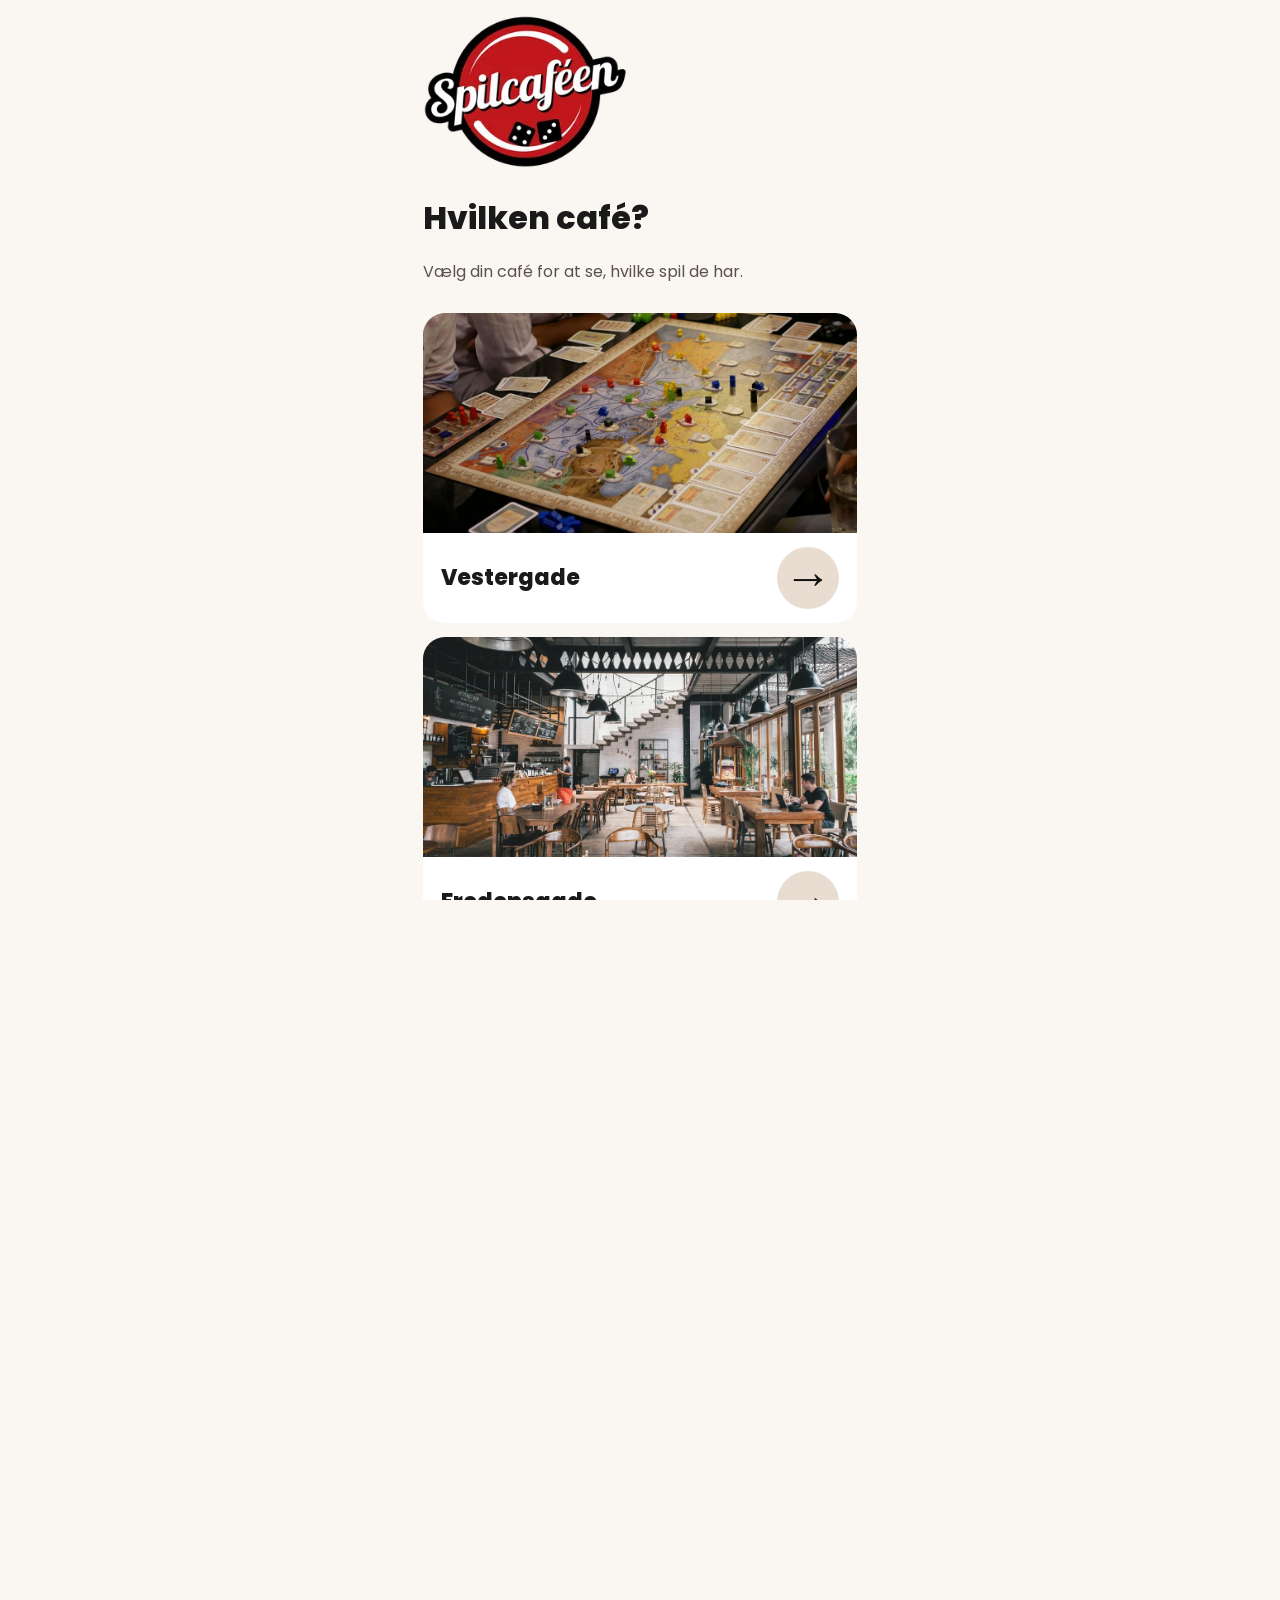
<file: index.html>
<!doctype html>
<html lang="da">
  <head>
    <meta charset="UTF-8" />
    <meta name="viewport" content="width=device-width, initial-scale=1.0" />
    <title>Spilcafeén</title>
    <link rel="shortcut icon" href="img/favicon.ico" type="image/x-icon" />
    <link rel="stylesheet" href="css/app.css" />
  </head>

  <body>
    <main class="location-page">
      <img
        src="img/logo-250.webp"
        alt="Spilcaféen"
        class="location-page__logo"
        width="250"
        height="189"
      />
      <h1 class="location-page__title">Hvilken café?</h1>
      <p class="location-page__subtitle">
        Vælg din café for at se, hvilke spil de har.
      </p>

      <nav class="location-list" aria-label="Vælg café">
        <a
          href="sites/spilgalleri.html?location=Vestergade"
          class="location-choice"
        >
          <img
            class="location-choice__image location-choice__image--vestergade"
            src="img/cafevestergade.webp"
            alt="Spilcaféen på Vestergade"
          />
          <div class="location-choice__content">
            <span class="location-choice__name">Vestergade</span>
            <span class="location-choice__arrow" aria-hidden="true">→</span>
          </div>
        </a>

        <a
          href="sites/spilgalleri.html?location=Fredensgade"
          class="location-choice"
        >
          <img
            class="location-choice__image location-choice__image--fredensgade"
            src="img/cafefredensgade.webp"
            alt="Spilcaféen på Fredensgade"
            loading="lazy"
          />
          <div class="location-choice__content">
            <span class="location-choice__name">Fredensgade</span>
            <span class="location-choice__arrow" aria-hidden="true">→</span>
          </div>
        </a>

        <a
          href="sites/spilgalleri.html?location=Aalborg"
          class="location-choice"
        >
          <img
            class="location-choice__image location-choice__image--aalborg"
            src="img/cafeaalborg.webp"
            alt="Spilcaféen i Aalborg"
            loading="lazy"
          />
          <div class="location-choice__content">
            <span class="location-choice__name">Aalborg</span>
            <span class="location-choice__arrow" aria-hidden="true">→</span>
          </div>
        </a>

        <a
          href="sites/spilgalleri.html?location=Kolding"
          class="location-choice"
        >
          <img
            class="location-choice__image location-choice__image--kolding"
            src="img/cafekolding.webp"
            alt="Spilcaféen i Kolding"
            loading="lazy"
          />
          <div class="location-choice__content">
            <span class="location-choice__name">Kolding</span>
            <span class="location-choice__arrow" aria-hidden="true">→</span>
          </div>
        </a>
      </nav>
    </main>

    <footer>
    </footer>

    <script src="js/app.js"></script>
  </body>
</html>
</file>
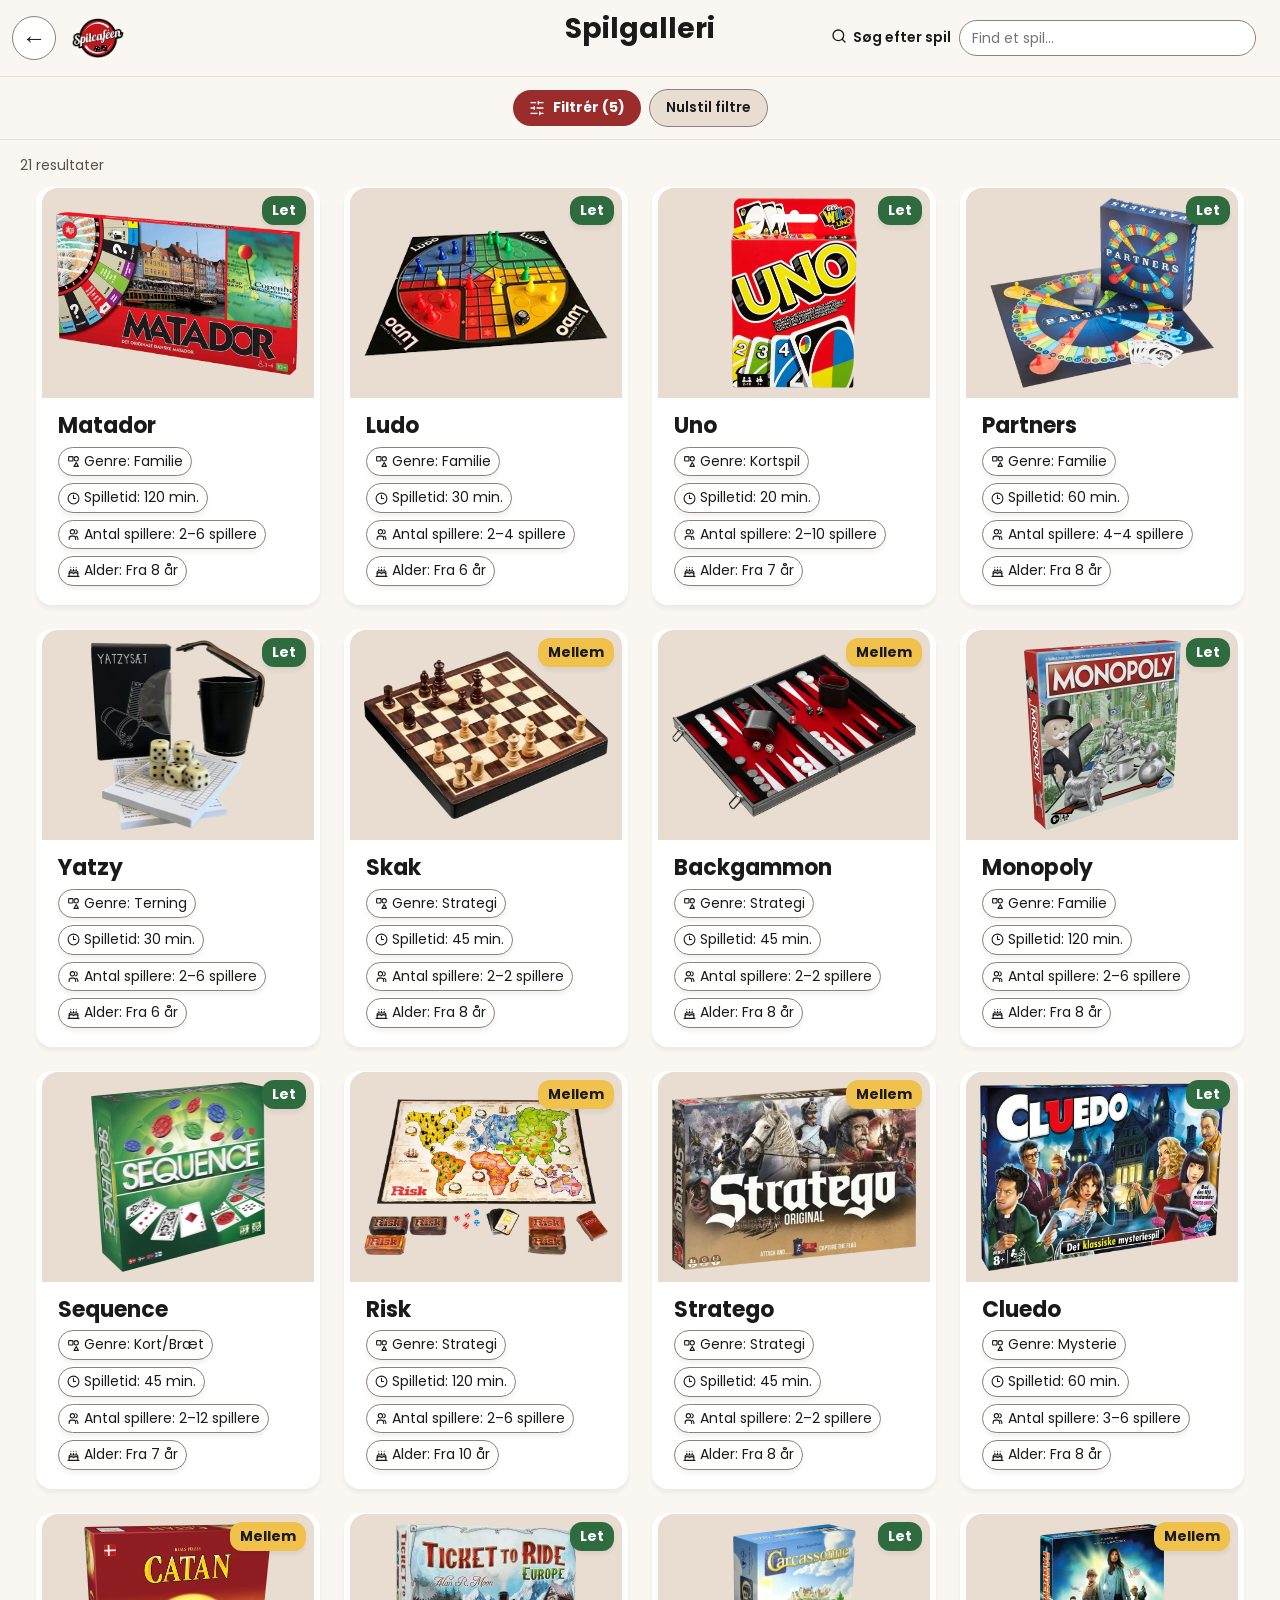
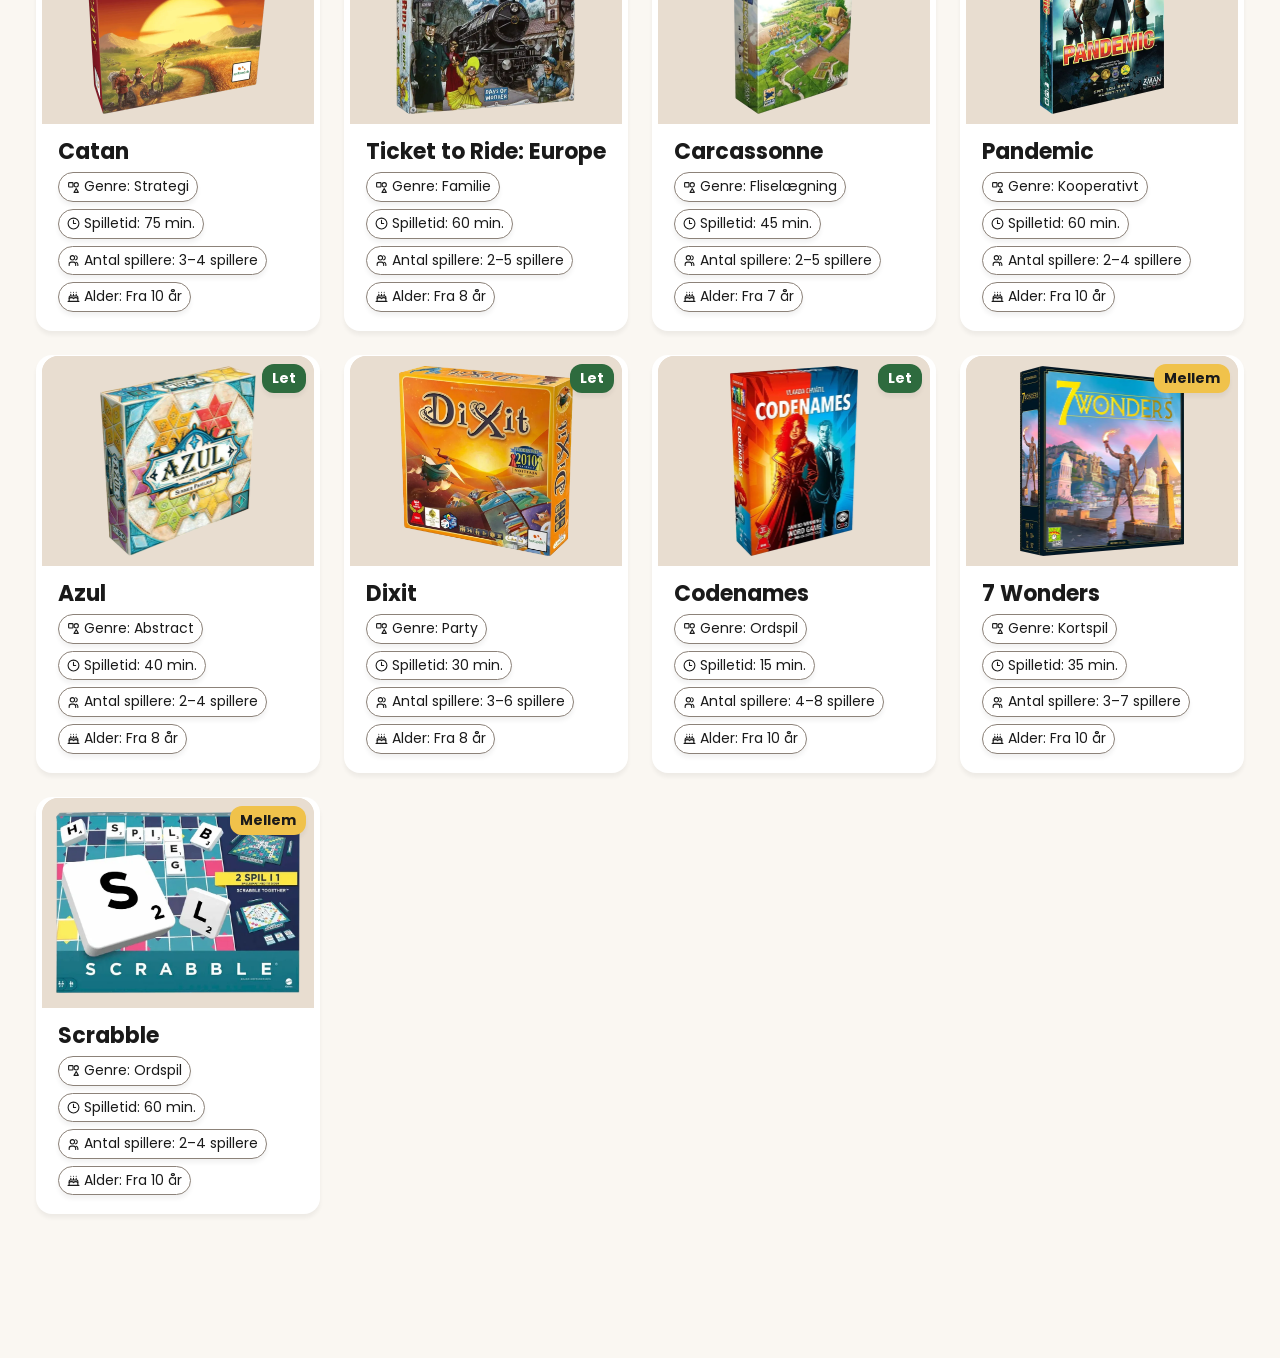
<file: sites/spilgalleri.html>
<!doctype html>
<html lang="da">
  <head>
    <meta charset="UTF-8" />
    <meta name="viewport" content="width=device-width, initial-scale=1.0" />
    <link rel="stylesheet" href="../css/app.css" />
    <title>Spilgalleri</title>
  </head>

  <body class="page-gallery">
    <div class="gallery-topbar">
      <header class="navbar">
        <img src="../img/logo-250.webp" alt="Spilcaféen" class="gallery-logo" />
        <a
          class="back-btn"
          href="../index.html"
          aria-label="Tilbage til valg af café"
        >
          ←
        </a>
        <h1 class="spilgalleri-titel">Spilgalleri</h1>
        <div class="filter-group search-group">
          <label for="search-input"
            ><svg
              aria-hidden="true"
              width="24"
              height="24"
              viewBox="0 0 24 24"
              fill="none"
              stroke="currentColor"
              stroke-width="2"
              stroke-linecap="round"
              stroke-linejoin="round"
            >
              <path d="m21 21-4.34-4.34" />
              <circle cx="11" cy="11" r="8" /></svg
            >Søg efter spil</label
          >
          <input
            type="search"
            id="search-input"
            name="search"
            placeholder="Find et spil..."
          />
        </div>
      </header>

      <section class="filter-bar" aria-labelledby="filter-heading">
        <h2 id="filter-heading" class="sr-only">Filtre</h2>
        <div class="filter-group">
          <label for="difficulty-select"
            ><svg
              aria-hidden="true"
              width="24"
              height="24"
              viewBox="0 0 24 24"
              fill="none"
              stroke="currentColor"
              stroke-width="2"
              stroke-linecap="round"
              stroke-linejoin="round"
            >
              <path d="m12 14 4-4" />
              <path d="M3.34 19a10 10 0 1 1 17.32 0" /></svg
            >Sværhedsgrad</label
          >
          <select id="difficulty-select">
            <option value="all">Alle</option>
            <option value="Let">Let</option>
            <option value="Mellem">Mellem</option>
            <option value="Svær">Svær</option>
          </select>
        </div>

        <div class="filter-group">
          <label for="age-select"
            ><svg
              aria-hidden="true"
              width="24"
              height="24"
              viewBox="0 0 24 24"
              fill="none"
              stroke="currentColor"
              stroke-width="2"
              stroke-linecap="round"
              stroke-linejoin="round"
            >
              <path d="M20 21v-8a2 2 0 0 0-2-2H6a2 2 0 0 0-2 2v8" />
              <path d="M4 16s.5-2 4-2 4 2 4 2 1-2 4-2 4 2 4 2" />
              <path d="M2 21h20" />
              <path d="M7 8v2" />
              <path d="M12 8v2" />
              <path d="M17 8v2" />
              <path d="M7 4h.01" />
              <path d="M12 4h.01" />
              <path d="M17 4h.01" /></svg
            >Alder</label
          >
          <select id="age-select">
            <option value="all">Alle</option>
            <option value="6">6+</option>
            <option value="7">7+</option>
            <option value="8">8+</option>
            <option value="10">10+</option>
            <option value="18">18+</option>
          </select>
        </div>

        <div class="filter-group">
          <label for="genre-select"
            ><svg
              aria-hidden="true"
              width="24"
              height="24"
              viewBox="0 0 24 24"
              fill="none"
              stroke="currentColor"
              stroke-width="2"
              stroke-linecap="round"
              stroke-linejoin="round"
            >
              <rect x="3" y="3" width="8" height="8" rx="1" />
              <circle cx="17" cy="7" r="4" />
              <path d="m13 21 4-7 4 7z" /></svg
            >Genrer</label
          >
          <select id="genre-select">
            <option value="all">Alle</option>
            <option value="Party">Party</option>
            <option value="Mysterie">Mysterie</option>
            <option value="Familie">Børne-/Familie</option>
            <option value="Deck-builder">Deck-builder</option>
            <option value="Quiz">Quiz</option>
            <option value="Terning">Terning</option>
            <option value="Kooperativt">Kooperativt</option>
            <option value="Abstract">Abstract</option>
            <option value="Ordspil">Ordspil</option>
            <option value="Kortspil">Kortspil</option>
            <option value="Strategi">Strategi</option>
            <option value="Fliselægning">Fliselægning</option>
          </select>
        </div>

        <div class="filter-group">
          <label for="players-select"
            ><svg
              aria-hidden="true"
              width="24"
              height="24"
              viewBox="0 0 24 24"
              fill="none"
              stroke="currentColor"
              stroke-width="2"
              stroke-linecap="round"
              stroke-linejoin="round"
            >
              <path d="M16 21v-2a4 4 0 0 0-4-4H8a4 4 0 0 0-4 4v2" />
              <circle cx="10" cy="7" r="4" />
              <path d="M20 21v-2a4 4 0 0 0-3-3.87" />
              <path d="M16 3.13a4 4 0 0 1 0 7.75" /></svg
            >Antal spillere</label
          >

          <select id="players-select" name="players">
            <option value="all">Alle</option>
            <option value="2">2 spillere</option>
            <option value="3">3 spillere</option>
            <option value="4">4 spillere</option>
            <option value="5">5 spillere</option>
            <option value="6">6 spillere</option>
            <option value="7">7 spillere</option>
            <option value="8">8 spillere</option>
          </select>
        </div>

        <div class="filter-group">
          <label for="playtime-select"
            ><svg
              aria-hidden="true"
              width="24"
              height="24"
              viewBox="0 0 24 24"
              fill="none"
              stroke="currentColor"
              stroke-width="2"
              stroke-linecap="round"
              stroke-linejoin="round"
            >
              <circle cx="12" cy="12" r="10" />
              <path d="M12 6v6h4" /></svg
            >Spilletid</label
          >
          <select id="playtime-select">
            <option value="all">Alle</option>
            <option value="15">15+ min</option>
            <option value="20">20+ min</option>
            <option value="30">30+ min</option>
            <option value="35">35+ min</option>
            <option value="40">40+ min</option>
            <option value="45">45+ min</option>
            <option value="60">60+ min</option>
            <option value="75">75+ min</option>
            <option value="120">120+ min</option>
          </select>
        </div>

        <button
          type="button"
          id="reset-filters"
          aria-label="Nulstil alle filtre"
        >
          Nulstil filtre
        </button>
      </section>
    </div>

    <main class="main-content">
      <p id="results-count" class="results-count" aria-live="polite"></p>
      <section class="game-list-all" aria-labelledby="results-heading">
        <h2 id="results-heading" class="sr-only">Spilresultater</h2>
      </section>
    </main>

    <!-- Footer -->
    <footer></footer>

    <!-- Game Detail Modal -->
    <dialog id="game-dialog" aria-label="Spilinformation" aria-modal="true">
      <form method="dialog">
        <div id="dialog-content"></div>
      </form>
    </dialog>

    <script src="../js/app.js"></script>
  </body>
</html>
</file>
<file: css/app.css>
@font-face {
  font-family: "Poppins";
  font-style: normal;
  font-weight: 300;
  font-display: swap;
  src: url("../fonts/poppins-300-latin.woff2") format("woff2");
}

@font-face {
  font-family: "Poppins";
  font-style: normal;
  font-weight: 400;
  font-display: swap;
  src: url("../fonts/poppins-400-latin.woff2") format("woff2");
}

@font-face {
  font-family: "Poppins";
  font-style: normal;
  font-weight: 600;
  font-display: swap;
  src: url("../fonts/poppins-600-latin.woff2") format("woff2");
}

@font-face {
  font-family: "Poppins";
  font-style: normal;
  font-weight: 700;
  font-display: swap;
  src: url("../fonts/poppins-700-latin.woff2") format("woff2");
}

@font-face {
  font-family: "Poppins";
  font-style: normal;
  font-weight: 800;
  font-display: swap;
  src: url("../fonts/poppins-800-latin.woff2") format("woff2");
}

:root {
  --header-font-family: "Poppins", sans-serif;
  --paragraph-font-family: "Poppins", sans-serif;
  --tag-font-family: "Poppins", sans-serif;
  --brand-primary-text: #1a1a1a;
  --brand-secondary-text: #5a514a;
  --brand-background: #faf7f2;
  --brand-surface: #ffffff;
  --brand-secondary-surface: #e8ddd0;
  --brand-border: #8c8279;
  --brand-primary-accent: #9b2c2c;
  --brand-focus: #1f5fbf;
  --brand-easy: #2e6b3e;
  --brand-medium: #f0c24b;
  --brand-hard: #6e1f1f;
  --font-size-h1: 32px;
  --font-size-h2: 22px;
  --font-size-h3: 18px;
  --font-size-body: 16px;
  --font-size-label: 14px;
  --line-height-heading: 1.25;
  --line-height-body: 1.6;
  --line-height-label: 1.4;
  --tag-fontsize: 14px;
  --card-background-color: var(--brand-surface);
  --tag-border-color: var(--brand-border);
  --shadow: 0 4px 4px 0 rgba(0, 0, 0, 0.05);
  --transition: 250ms ease;
}

.spilgalleri-titel {
  margin: 0;
  font-family: var(--header-font-family);
  font-size: 28px;
  font-weight: 700;
  line-height: 1.2;
  position: absolute;
  top: 12px;
  left: 50%;
  transform: translateX(-50%);
  white-space: nowrap;
}

.sr-only {
  position: absolute;
  width: 1px;
  height: 1px;
  padding: 0;
  margin: -1px;
  overflow: hidden;
  clip: rect(0, 0, 0, 0);
  white-space: nowrap;
  border: 0;
}

.game-card {
  width: 100%;
  display: flex;
  flex-direction: column;
  position: relative;
  border: 0;
  appearance: none;
  border-radius: 16px;
  background: var(--card-background-color);
  box-shadow: var(--shadow);
  color: inherit;
  font: inherit;
  text-align: left;
  cursor: pointer;
  z-index: 1;
  transition:
    transform var(--transition),
    box-shadow var(--transition);
}

.game-card:hover {
  transform: translateY(-3px);
  box-shadow: 0 8px 18px rgba(26, 26, 26, 0.16);
}

.game-card:focus-visible {
  outline: 3px solid var(--brand-focus);
  outline-offset: 4px;
}

.tags p {
  margin: 0;
  font-family: var(--tag-font-family);
  font-size: var(--tag-fontsize);
  font-style: normal;
  font-weight: 400;
  line-height: var(--line-height-label);
  letter-spacing: 0;
}

/* Øvre card */
.top-card {
  position: relative;
  width: 100%;
  height: clamp(150px, 42vw, 220px);
  border-radius: 16px 16px 0 0;
  overflow: hidden;
  background: var(--brand-secondary-surface);
}

/* Billede af brætspil */
.game-image {
  width: 100%;
  height: 100%;
  object-fit: contain;
  padding: 10px 14px;
  box-sizing: border-box;
  background: var(--brand-secondary-surface);
  transition: var(--transition);
  border-radius: 16px 16px 0 0;
  display: block;
}

/* Nedre card */
.bottom-card {
  width: 100%;
  padding: 8px 16px;
  box-sizing: border-box;
  border-radius: 0 0 16px 16px;
  background: var(--card-background-color);
  display: flex;
  flex-direction: column;
  align-items: flex-start;
  gap: 4px;
}

.difficulty-tag {
  position: absolute;
  top: 8px;
  right: 8px;
  background: var(--brand-secondary-surface);
  color: var(--brand-primary-text);
  font-family: var(--tag-font-family);
  font-size: var(--tag-fontsize);
  padding: 4px 10px;
  border-radius: 12px;
  box-shadow: var(--shadow);
  z-index: 20;
  font-weight: bold;
  text-transform: capitalize;
}

.card-titel {
  display: flex;
  flex-direction: column;
  align-items: flex-start;
  align-self: stretch;
  font-family: var(--header-font-family);
  font-size: var(--font-size-h2);
  font-weight: 700;
  line-height: var(--line-height-heading);
  margin: 0;
  padding: 0;
}

.tags {
  display: flex;
  padding: 4px 8px;
  justify-content: center;
  align-items: center;
  gap: 4px;
  border-radius: 16px;
  border: 0.5px solid var(--tag-border-color);
  background: var(--card-background-color);
  box-shadow: var(--shadow);
}

.tags svg {
  width: 13px;
  height: 13px;
  object-fit: contain;
  stroke-width: 2;
}

/* FORSIDE */

body {
  height: 100vh;
  color: var(--brand-primary-text);
  position: relative;
}
body.page-gallery {
  display: block;
  height: auto;
  justify-content: initial;
  align-items: initial;
}
footer {
  transform: translateX(-50%); /* Center footer horisontalt */
  color: black; /* Tekstfarve */
  padding: 10px 20px; /* Indvendig margin */
  text-align: center; /* Tekst centreret */
  font-size: 14px; /* Valgfri størrelse */
}

/*LOCATIONSIDE*/

body {
  display: block;
  min-height: 100vh;
  margin: 0;
  background: var(--brand-background);
  justify-content: initial;
  align-items: initial;
}

.location-page {
  width: min(100%, 470px);
  margin: 0 auto;
  padding: 14px 18px 32px;
  box-sizing: border-box;
  font-family: var(--paragraph-font-family);
}

.location-page__logo {
  display: block;
  width: min(205px, 58vw);
  height: auto;
  margin: 0 0 30px;
}

.location-page__title {
  margin: 0 0 22px;
  color: var(--brand-primary-text);
  font-family: var(--header-font-family);
  font-size: var(--font-size-h1);
  font-weight: 800;
  line-height: 1.2;
  letter-spacing: 0;
}

.location-page__subtitle {
  margin: 0 0 28px;
  color: var(--brand-secondary-text);
  font-family: var(--paragraph-font-family);
  font-size: var(--font-size-body);
  font-weight: 400;
  line-height: var(--line-height-body);
  letter-spacing: 0;
}

.location-list {
  display: flex;
  flex-direction: column;
  gap: 14px;
}

.location-choice {
  display: block;
  background: var(--brand-surface);
  border-radius: 22px;
  overflow: hidden;
  text-decoration: none;
  color: var(--brand-primary-text);
  box-shadow: none;
}

.location-choice__image {
  width: 100%;
  height: 220px;
  display: block;
  border-radius: 0;
  object-fit: cover;
}

.location-choice__content {
  display: flex;
  align-items: center;
  justify-content: space-between;
  gap: 16px;
  padding: 14px 18px 14px 18px;
  min-height: 78px;
}

.location-choice__name {
  font-family: var(--header-font-family);
  font-size: var(--font-size-h2);
  font-weight: 800;
  line-height: var(--line-height-heading);
  letter-spacing: 0;
  color: var(--brand-primary-text);
}

.location-choice__arrow {
  width: 62px;
  height: 62px;
  border-radius: 50%;
  display: inline-flex;
  align-items: center;
  justify-content: center;
  background: var(--brand-secondary-surface);
  font-size: 3rem;
  font-weight: 300;
  color: #121212;
  flex-shrink: 0;
  line-height: 1;
}

footer {
  position: static;
  margin-top: 20px;
  color: #111;
  padding: 10px 20px 18px;
  text-align: center;
  font-size: 14px;
}

.location-page + footer {
  margin-top: 8px;
}

.location-choice {
  transition:
    transform 0.2s ease,
    box-shadow 0.2s ease;
}

.location-choice:hover {
  transform: translateY(-1px);
  box-shadow: 0 6px 12px rgba(0, 0, 0, 0.05);
}

/*SPILGALLERISIDE*/
/*Navbar*/

.navbar {
  display: flex;
  align-items: center;
  justify-content: space-between;
  padding: 12px 16px;
  background-color: var(--brand-background);
  border-bottom: 1px solid var(--brand-secondary-surface);
  padding-left: max(72px, calc((100% - 1240px) / 2));
  padding-right: max(24px, calc((100% - 1240px) / 2));
}

/* Filter bar */
.filter-bar {
  display: flex;
  align-items: center;
  justify-content: center;
  flex-wrap: wrap;
  padding: 12px 16px;
  gap: 8px;
  background-color: var(--brand-background);
  border-bottom: 1px solid var(--brand-secondary-surface);
  width: 100%;
  box-sizing: border-box;
}

.main-content {
  padding-bottom: 80px;
  margin-top: auto;
  display: flex;
  justify-content: center;
  flex-direction: column;
}

.results-count {
  width: min(100% - 32px, 1240px);
  margin: 16px auto 0;
  color: var(--brand-secondary-text);
  font-family: var(--paragraph-font-family);
  font-size: var(--font-size-label);
  line-height: var(--line-height-label);
}

.filter-group select {
  background-color: var(--brand-secondary-surface);
  border: none;
  appearance: none;
  border-radius: 20px;
  padding: 8px 30px 8px 12px;
  font-size: 14px;
  cursor: pointer;
}

/*Vestergade & alle spil sektion*/

/* --- CONTAINER --- */
main {
  padding-top: 0;
  position: relative;
}

/* --- SEKTIONER --- */
/* --- ALLE SPIL (grid) --- */

.game-list-all {
  display: grid;
  grid-template-columns: repeat(4, minmax(0, 1fr));
  gap: 24px;
  padding: 16px;
  max-width: 1240px;
  margin: 0 auto;
  width: 100%;
  box-sizing: border-box;
  justify-items: stretch;
  align-items: start;
}

@media screen and (min-width: 769px) {
  .top-card {
    height: 210px;
  }

  .bottom-card {
    padding: 14px 16px 18px;
    gap: 7px;
  }

  .game-list-all {
    padding-top: 12px;
  }
}

.top-card img {
  width: 100%;
  max-width: none;
  height: 100%;
  object-fit: contain;
  padding: 10px 14px;
  box-sizing: border-box;
  display: block;
  margin: 0;
}

/* --- RESPONSIVE --- */

@media screen and (max-width: 1100px) {
  .game-list-all {
    grid-template-columns: repeat(2, minmax(0, 1fr));
  }
}

@media screen and (max-width: 768px) {
  .game-list-all {
    grid-template-columns: repeat(1, 1fr);
    gap: 16px;
    width: min(100%, 360px);
    padding: 12px 8px;
  }

  .top-card {
    height: clamp(145px, 43vw, 190px);
  }
}

@media screen and (max-width: 600px) {
  .game-list-all {
    width: min(100%, 360px);
    padding: 8px;
  }
  .navbar {
    padding-left: 16px;
    padding-right: 16px;
  }

  .gallery-logo {
    position: absolute;
    top: 12px;
    left: 60px;
  }
}

/* ====== DIALOG ====== */
#game-dialog {
  width: min(720px, calc(100% - 32px));
  max-height: calc(100vh - 16px);
  border: none;
  border-radius: 30px;
  background: var(--brand-surface);
  color: var(--brand-primary-text);
  box-shadow: 0 18px 55px rgba(45, 32, 20, 0.24);
  padding: 0;
  overflow-x: hidden;
  overflow-y: auto;
  animation: fadeIn 0.3s ease;
}

#game-dialog::backdrop {
  background: rgba(2, 2, 2, 0.6);
  backdrop-filter: blur(2px);
}

#dialog-content {
  display: flex;
  flex-direction: column;
}

.dialog-topbar {
  min-height: clamp(58px, 8vh, 76px);
  display: flex;
  align-items: center;
  padding: 0 clamp(18px, 5vw, 42px);
  border-bottom: 1px solid var(--brand-secondary-surface);
  font-family: var(--paragraph-font-family);
}

.dialog-close {
  display: inline-flex;
  align-items: center;
  gap: 12px;
  margin-right: auto;
  padding: 10px 20px;
  border: 2px solid var(--brand-border);
  border-radius: 36px;
  background: transparent;
  font: 700 16px var(--paragraph-font-family);
  cursor: pointer;
}

.dialog-close:first-letter {
  font-size: 30px;
  font-weight: 400;
  line-height: 0;
}

.dialog-shelf-pin {
  color: var(--brand-primary-accent);
  font-size: 31px;
  line-height: 1;
}

.dialog-image-wrap {
  min-height: 150px;
  max-height: 220px;
  margin: 16px 30px 0;
  display: grid;
  place-items: center;
  overflow: hidden;
  border-radius: 23px;
  background: var(--brand-secondary-surface);
}

.dialog-game-image {
  display: block;
  width: auto;
  height: auto;
  max-width: 100%;
  max-height: 220px;
  object-fit: contain;
  padding: 8px;
  box-sizing: border-box;
}

.dialog-details {
  padding: 16px clamp(18px, 5vw, 30px) 20px;
  display: flex;
  flex-direction: column;
}

.dialog-title-row {
  display: flex;
  align-items: center;
  gap: 14px;
  flex-wrap: wrap;
  margin-top: 0;
}

.dialog-details h2 {
  margin: 0;
  font: 700 var(--font-size-h2)/var(--line-height-heading)
    var(--header-font-family);
  letter-spacing: 0;
}

.dialog-difficulty {
  padding: 8px 14px;
  border-radius: 28px;
  background: #d9eddc;
  color: var(--brand-easy);
  font: 700 clamp(13px, 2vw, 17px) var(--paragraph-font-family);
  white-space: nowrap;
}

.dialog-summary {
  margin: 6px 0 16px;
  color: var(--brand-secondary-text);
  font: 400 var(--font-size-body)/var(--line-height-body)
    var(--paragraph-font-family);
}

.dialog-star {
  color: var(--brand-primary-accent);
  margin: 0 6px;
}

.dialog-shelf {
  display: flex;
  align-items: center;
  gap: 22px;
  padding: 13px 17px;
  margin-bottom: 16px;
  border-radius: 22px;
  background: var(--brand-secondary-surface);
  font-family: var(--header-font-family);
}

.dialog-shelf div {
  display: flex;
  flex-direction: column;
  gap: 4px;
  font-family: var(--paragraph-font-family);
}

.dialog-shelf span {
  font-size: 14px;
  color: var(--brand-secondary-text);
}

.dialog-shelf strong {
  font-size: clamp(16px, 2.5vw, 20px);
  color: var(--brand-primary-text);
}

.dialog-info-list {
  margin: 0 0 16px;
  border: 2px solid var(--brand-border);
  border-radius: 17px;
  overflow: hidden;
}

.dialog-info-list div {
  display: flex;
  justify-content: space-between;
  gap: 16px;
  padding: 10px clamp(14px, 4vw, 24px);
  border-bottom: 1px solid var(--brand-secondary-surface);
  font: clamp(14px, 2vw, 16px) var(--paragraph-font-family);
}

.dialog-info-list div:last-child {
  border-bottom: 0;
}

.dialog-info-list dt {
  display: inline-flex;
  align-items: center;
  gap: 8px;
  color: var(--brand-secondary-text);
}

.dialog-info-list dt svg {
  width: 17px;
  height: 17px;
  flex: 0 0 auto;
  stroke-width: 2;
}

.dialog-info-list dd {
  margin: 0;
  font-weight: 800;
  text-align: right;
}

.dialog-about {
  border-radius: 18px;
  background: var(--brand-secondary-surface);
  font-family: var(--paragraph-font-family);
}

.dialog-about summary {
  display: flex;
  justify-content: space-between;
  padding: 13px 17px;
  cursor: pointer;
  list-style: none;
  font: 700 var(--font-size-h3)/var(--line-height-heading)
    var(--header-font-family);
}

.dialog-about summary::-webkit-details-marker {
  display: none;
}

.dialog-about p {
  margin: 0;
  padding: 0 25px 22px;
  color: var(--brand-secondary-text);
  font-size: var(--font-size-body);
  line-height: var(--line-height-body);
}

@media screen and (max-width: 600px) {
  #game-dialog {
    width: calc(100% - 12px);
    border-radius: 24px;
  }

  .dialog-image-wrap {
    min-height: 125px;
    max-height: 180px;
    margin: 12px 18px 0;
    border-radius: 18px;
  }

  .dialog-game-image {
    max-height: 180px;
  }

  .dialog-close {
    padding: 10px 18px;
    font-size: 16px;
  }

  .dialog-shelf {
    gap: 14px;
  }

  .dialog-shelf-pin {
    font-size: 26px;
  }

  .dialog-info-list div {
    min-height: 18px;
    align-items: center;
  }
}

/* Difficulty colors */
.difficulty-easy {
  background-color: var(--brand-easy);
  color: var(--brand-surface) !important;
}

.difficulty-medium {
  background-color: var(--brand-medium);
  color: var(--brand-primary-text) !important;
}

.difficulty-hard {
  background-color: var(--brand-hard);
  color: var(--brand-surface) !important;
}

footer {
  font-family: var(--paragraph-font-family);
}

html,
body {
  overflow-x: hidden;
}

*,
*::before,
*::after {
  box-sizing: border-box;
}

.gallery-topbar {
  position: sticky;
  top: 0;
  z-index: 999;
  background: var(--brand-background);
}

.navbar {
  position: relative;
  flex-wrap: wrap;
  gap: 12px;
}

.navbar .back-btn {
  position: absolute;
  top: 16px;
  left: 12px;
  z-index: 2;
  display: inline-flex;
  align-items: center;
  justify-content: center;
  min-width: 44px;
  min-height: 44px;
  box-sizing: border-box;
  text-decoration: none;
  font-size: 24px;
  line-height: 1;
  color: var(--brand-primary-text);
  border: 1.5px solid var(--tag-border-color);
  border-radius: 50%;
  background: var(--card-background-color);
}

.navbar .back-btn:visited {
  color: var(--brand-primary-text);
}

.gallery-logo {
  width: 52px;
  height: 52px;
  flex: 0 0 52px;
  object-fit: contain;
}

.filter-group.search-group {
  display: flex;
  align-items: center;
  gap: 8px;
  flex-wrap: wrap;
}

.filter-group.search-group label {
  display: inline-flex;
  font-family: var(--paragraph-font-family);
  font-size: var(--font-size-label);
  line-height: var(--line-height-label);
  font-weight: 600;
  color: var(--brand-primary-text);
  white-space: nowrap;
}

.filter-group label svg,
#filter-toggle svg,
#reset-filters svg {
  width: 16px;
  height: 16px;
  flex: 0 0 auto;
  stroke-width: 2;
}

.filter-group label svg {
  margin-right: 6px;
}

#search-input {
  box-sizing: border-box;
  height: 36px;
  padding: 0 12px;
  border: 1px solid var(--brand-border);
  background: var(--brand-surface);
  border-radius: 20px;
  font-family: var(--paragraph-font-family);
  font-size: 14px;
  min-width: 0;
}

.filter-bar .filter-group label {
  display: flex;
  align-items: center;
  margin-bottom: 4px;
  font-family: var(--paragraph-font-family);
  font-size: var(--font-size-label);
  line-height: var(--line-height-label);
  font-weight: 600;
  color: var(--brand-primary-text);
}

.filter-bar .filter-group {
  display: none;
  order: 3;
  box-sizing: border-box;
}

.filter-bar.filters-open {
  justify-content: flex-start;
}

.filter-bar.filters-open .filter-group {
  display: flex;
  flex-direction: column;
  align-items: flex-start;
}

#filter-toggle {
  order: 1;
  display: flex;
  align-items: center;
  gap: 8px;
  padding: 8px 16px;
  border: none;
  border-radius: 20px;
  background: var(--brand-primary-accent);
  font-family: var(--paragraph-font-family);
  font-size: var(--font-size-label);
  line-height: var(--line-height-label);
  font-weight: 700;
  color: var(--brand-surface);
  cursor: pointer;
}

#filter-toggle:hover {
  background: var(--brand-hard);
}

#reset-filters {
  order: 2;
  display: inline-block;
  border: 1px solid var(--brand-border);
  border-radius: 20px;
  background: var(--brand-secondary-surface);
  padding: 8px 16px;
  font-family: var(--paragraph-font-family);
  font-size: var(--font-size-label);
  line-height: var(--line-height-label);
  font-weight: 600;
  color: var(--brand-primary-text);
  cursor: pointer;
}

#reset-filters:hover {
  background: var(--brand-surface);
}

#reset-filters:focus-visible {
  outline: 3px solid var(--brand-focus);
  outline-offset: 3px;
}

:focus-visible {
  outline: 3px solid var(--brand-focus);
  outline-offset: 2px;
}

.filter-bar select {
  box-sizing: border-box;
  width: min(100%, 280px);
  max-width: 100%;
}

@media screen and (max-width: 768px) {
  .filter-bar .filter-group {
    width: calc(50% - 8px);
  }
}

@media screen and (max-width: 600px) {
  .navbar {
    justify-content: center;
    text-align: center;
    min-height: 112px;
    padding-top: 68px;
  }

  .gallery-logo {
    width: 44px;
    height: 44px;
    flex-basis: 44px;
  }

  .spilgalleri-titel {
    font-size: 26px;
  }

  .filter-group.search-group {
    width: 100%;
    justify-content: center;
    flex-wrap: nowrap;
  }

  #search-input {
    flex: 1;
  }

  .filter-bar {
    flex-direction: column;
    align-items: stretch;
    padding: 12px 16px;
  }

  .filter-bar .filter-group {
    width: 100%;
  }

  #filter-toggle {
    order: 1;
    flex: 1;
    justify-content: center;
  }

  #reset-filters {
    order: 2;
    flex: 0 0 auto;
    border: none;
    background: none;
    text-decoration: underline;
    padding: 8px 12px;
  }

  .filter-bar.filters-open #filter-toggle,
  .filter-bar.filters-open #reset-filters {
    flex: 1 1 auto;
  }

  #reset-filters:hover {
    background: none;
  }
}
</file>
